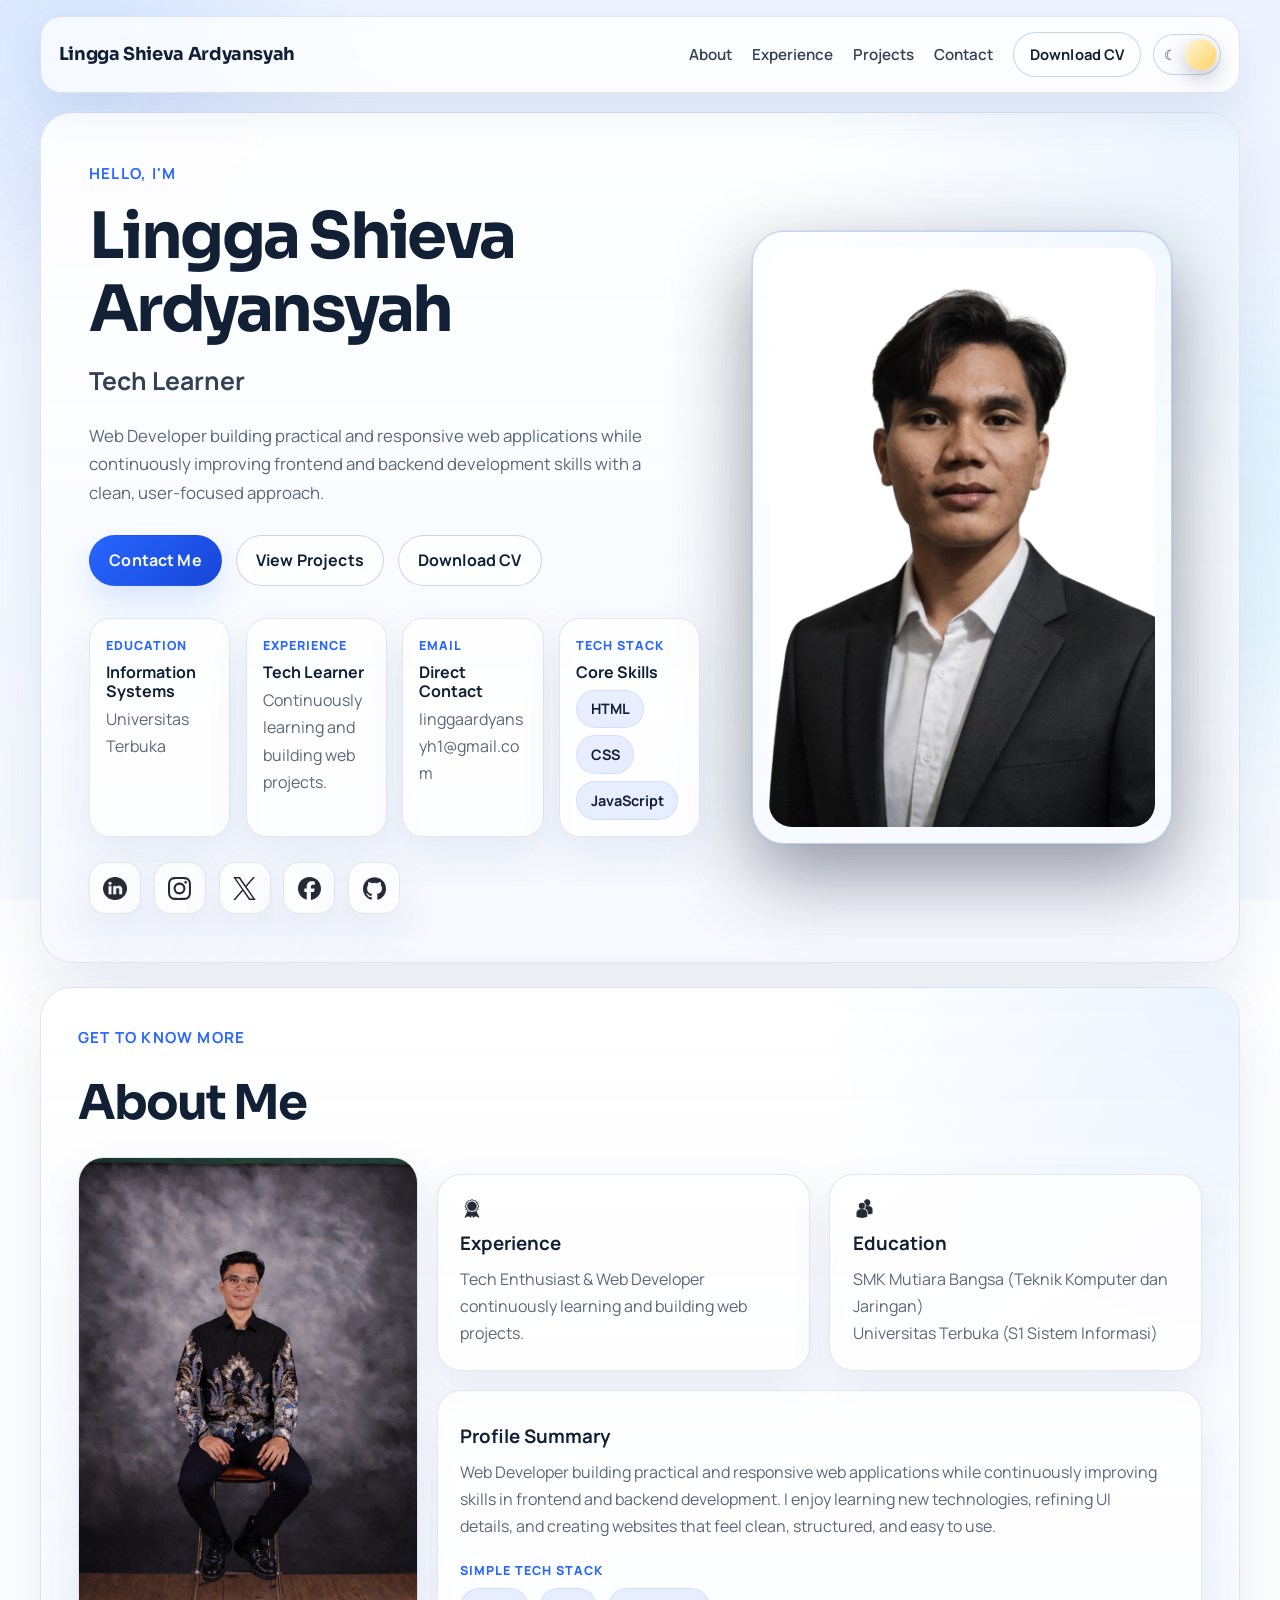
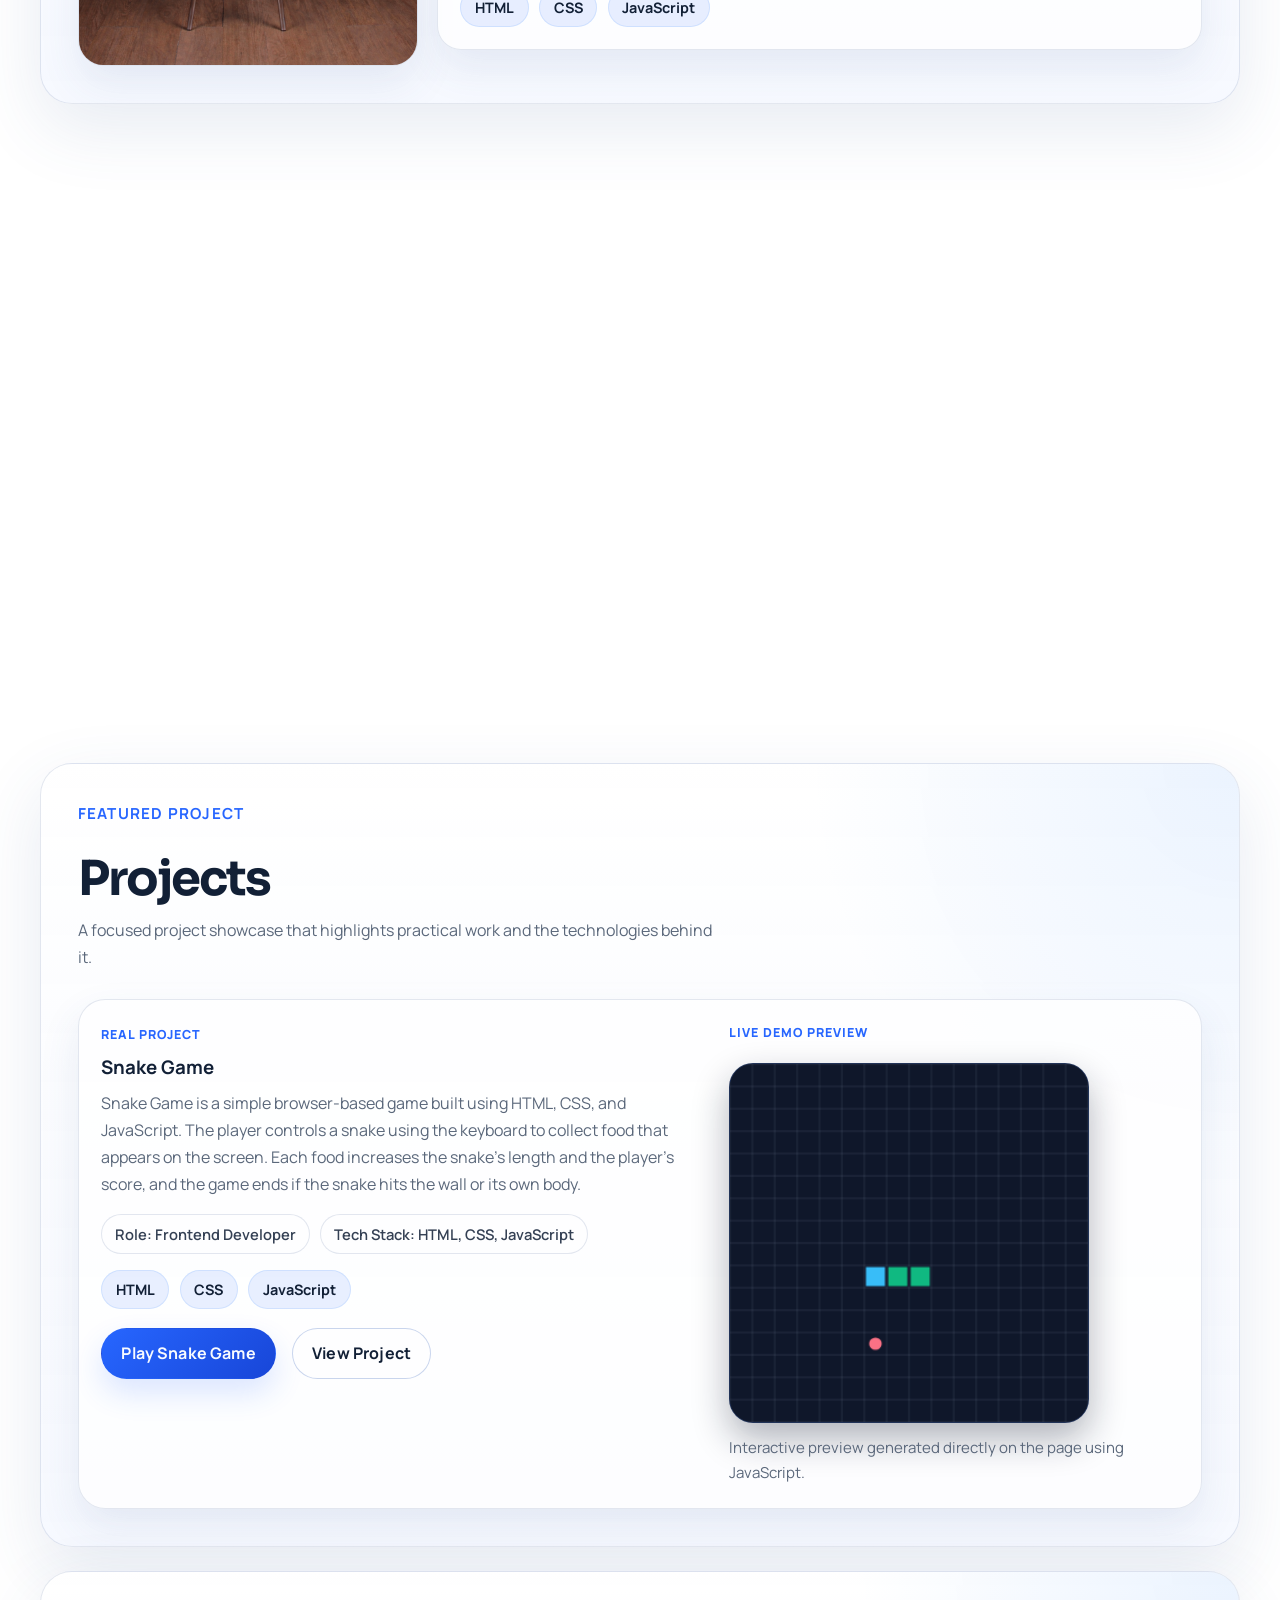
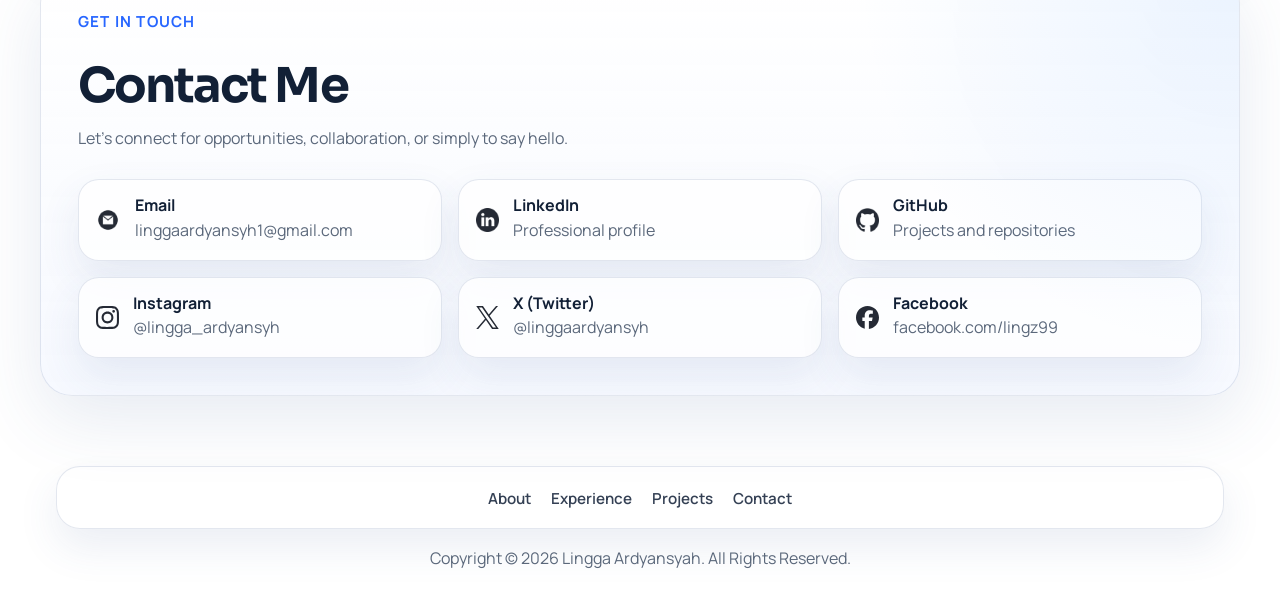
<file: index.html>
<!DOCTYPE html>
<html lang="en" data-theme="dark">
<head>
    <meta charset="UTF-8"/>
    <meta http-equiv="X-UA-Compatible" content="IE=edge"/>
    <meta name="viewport" content="width=device-width, initial-scale=1.0"/>
    <meta name="theme-color" content="#08111f"/>
    <title>Lingga Shieva Ardyansyah</title>
    <link rel="icon" type="image/png" href="./assets/favicon-16x16.png">
    <link rel="stylesheet" href="style.css?v=20260607"/>
    <link rel="stylesheet" href="mediaqueries.css?v=20260607"/>
</head>
<body>
<nav id="desktop-nav" class="site-nav">
    <a class="logo" href="#profile">Lingga Shieva Ardyansyah</a>
    <div class="nav-right">
        <ul class="nav-links">
            <li><a href="#about">About</a></li>
            <li><a href="#experience">Experience</a></li>
            <li><a href="#projects">Projects</a></li>
            <li><a href="#contact">Contact</a></li>
        </ul>
        <div class="nav-actions">
            <a class="btn btn-small btn-color-2" href="./assets/cv-ter-update.pdf" download>Download CV</a>
            <button class="theme-toggle" type="button" data-theme-toggle aria-label="Activate light mode" aria-pressed="false">
                <span class="theme-toggle__icon theme-toggle__icon--sun" aria-hidden="true">☀</span>
                <span class="theme-toggle__icon theme-toggle__icon--moon" aria-hidden="true">☾</span>
                <span class="theme-toggle__thumb" aria-hidden="true"></span>
                <span class="sr-only" data-theme-label>Activate light mode</span>
            </button>
        </div>
    </div>
</nav>
<nav id="hamburger-nav" class="site-nav">
    <div class="mobile-nav-top">
        <a class="logo" href="#profile">Lingga Shieva Ardyansyah</a>
        <div class="mobile-nav-actions">
            <button class="theme-toggle" type="button" data-theme-toggle aria-label="Activate light mode" aria-pressed="false">
                <span class="theme-toggle__icon theme-toggle__icon--sun" aria-hidden="true">☀</span>
                <span class="theme-toggle__icon theme-toggle__icon--moon" aria-hidden="true">☾</span>
                <span class="theme-toggle__thumb" aria-hidden="true"></span>
                <span class="sr-only" data-theme-label>Activate light mode</span>
            </button>
            <div class="hamburger-menu">
                <button class="hamburger-icon" type="button" aria-label="Toggle navigation" aria-expanded="false" onclick="toggleMenu()">
                    <span></span>
                    <span></span>
                    <span></span>
                </button>
            </div>
        </div>
    </div>
    <ul class="menu-links">
        <li><a href="#about" onclick="toggleMenu(true)">About</a></li>
        <li><a href="#experience" onclick="toggleMenu(true)">Experience</a></li>
        <li><a href="#projects" onclick="toggleMenu(true)">Projects</a></li>
        <li><a href="#contact" onclick="toggleMenu(true)">Contact</a></li>
        <li><a class="mobile-cv-link" href="./assets/cv-ter-update.pdf" download onclick="toggleMenu(true)">Download CV</a></li>
    </ul>
</nav>
<main>
    <section id="profile" class="hero-section" data-reveal>
        <div class="hero-copy">
            <p class="section__text__p1">Hello, I'm</p>
            <h1 class="title">Lingga Shieva Ardyansyah</h1>
            <p class="section__text__p2">Tech Learner</p>
            <p class="hero-description">
                Web Developer building practical and responsive web applications while continuously improving
                frontend and backend development skills with a clean, user-focused approach.
            </p>
            <div class="btn-container hero-actions">
                <a class="btn btn-color-1" href="#contact">Contact Me</a>
                <a class="btn btn-color-2" href="#projects">View Projects</a>
                <a class="btn btn-color-3" href="./assets/cv-ter-update.pdf" download>Download CV</a>
            </div>
            <div class="hero-info-grid">
                <article class="info-card">
                    <p class="info-card__label">Education</p>
                    <h2>Information Systems</h2>
                    <p>Universitas Terbuka</p>
                </article>
                <article class="info-card">
                    <p class="info-card__label">Experience</p>
                    <h2>Tech Learner</h2>
                    <p>Continuously learning and building web projects.</p>
                </article>
                <article class="info-card">
                    <p class="info-card__label">Email</p>
                    <h2>Direct Contact</h2>
                    <p><a href="mailto:linggaardyansyh1@gmail.com">linggaardyansyh1@gmail.com</a></p>
                </article>
                <article class="info-card">
                    <p class="info-card__label">Tech Stack</p>
                    <h2>Core Skills</h2>
                    <div class="stack-pills stack-pills--compact">
                        <span class="skill-pill">HTML</span>
                        <span class="skill-pill">CSS</span>
                        <span class="skill-pill">JavaScript</span>
                    </div>
                </article>
            </div>
            <div id="socials-container" aria-label="Social links">
                <a class="social-link" href="https://www.linkedin.com/in/lingga-shieva-ardyansyah-27b343217/" aria-label="LinkedIn profile">
                    <img src="./assets/linkedin.png" alt="LinkedIn icon" class="icon"/>
                </a>
                <a class="social-link" href="https://www.instagram.com/lingga_ardyansyh/" aria-label="Instagram profile">
                    <img src="./assets/instagram.svg" alt="Instagram icon" class="icon"/>
                </a>
                <a class="social-link" href="https://x.com/linggaardyansyh" aria-label="X profile">
                    <img src="./assets/x.svg" alt="X icon" class="icon"/>
                </a>
                <a class="social-link" href="https://www.facebook.com/lingz99" aria-label="Facebook profile">
                    <img src="./assets/facebook.svg" alt="Facebook icon" class="icon"/>
                </a>
                <a class="social-link" href="https://github.com/Aeriss99" aria-label="GitHub profile">
                    <img src="./assets/github.png" alt="GitHub icon" class="icon"/>
                </a>
            </div>
        </div>
        <div class="hero-visual" data-reveal data-reveal-delay="140">
            <div class="hero-image-shell">
                <img src="./assets/foto-jas.png" alt="Lingga Ardyansyah" class="hero-photo"/>
            </div>
        </div>
    </section>

    <section id="about" class="panel-section" data-reveal>
        <div class="section-heading">
            <p class="section__text__p1">Get To Know More</p>
            <h2 class="title section-title">About Me</h2>
        </div>
        <div class="section-container about-layout">
            <div class="section__pic-container section__pic-container--about" data-reveal data-reveal-delay="80">
                <img src="./assets/foto-batik.png" alt="Profile picture" class="about-pic"/>
            </div>
            <div class="about-details-container">
                <div class="about-containers">
                    <article class="details-container">
                        <img src="./assets/experience.png" alt="Experience icon" class="icon"/>
                        <h3>Experience</h3>
                        <p>Tech Enthusiast &amp; Web Developer continuously learning and building web projects.</p>
                    </article>
                    <article class="details-container">
                        <img src="./assets/education.png" alt="Education icon" class="icon"/>
                        <h3>Education</h3>
                        <p>SMK Mutiara Bangsa (Teknik Komputer dan Jaringan)<br/>Universitas Terbuka (S1 Sistem Informasi)</p>
                    </article>
                </div>
                <article class="details-container details-container--wide text-card">
                    <h3>Profile Summary</h3>
                    <p>
                        Web Developer building practical and responsive web applications while continuously improving
                        skills in frontend and backend development. I enjoy learning new technologies, refining UI
                        details, and creating websites that feel clean, structured, and easy to use.
                    </p>
                    <div class="stack-block">
                        <p class="stack-block__label">Simple Tech Stack</p>
                        <div class="stack-pills">
                            <span class="skill-pill">HTML</span>
                            <span class="skill-pill">CSS</span>
                            <span class="skill-pill">JavaScript</span>
                        </div>
                    </div>
                </article>
            </div>
        </div>
    </section>

    <section id="experience" class="panel-section" data-reveal>
        <div class="section-heading">
            <p class="section__text__p1">Explore My</p>
            <h2 class="title section-title">Experience</h2>
            <p class="section-description">Current tools and technologies I use while learning and building practical web projects.</p>
        </div>
        <div class="experience-details-container">
            <div class="about-containers skill-columns">
                <article class="details-container skill-card" data-reveal data-reveal-delay="60">
                    <h3 class="experience-sub-title">Front End</h3>
                    <div class="article-container">
                        <article>
                            <img src="./assets/checkmark.png" alt="Experience icon" class="icon"/>
                            <div>
                                <h4>HTML</h4>
                                <p>Experienced</p>
                            </div>
                        </article>
                        <article>
                            <img src="./assets/checkmark.png" alt="Experience icon" class="icon"/>
                            <div>
                                <h4>CSS</h4>
                                <p>Experienced</p>
                            </div>
                        </article>
                        <article>
                            <img src="./assets/checkmark.png" alt="Experience icon" class="icon"/>
                            <div>
                                <h4>Tailwind</h4>
                                <p>Intermediate</p>
                            </div>
                        </article>
                        <article>
                            <img src="./assets/checkmark.png" alt="Experience icon" class="icon"/>
                            <div>
                                <h4>JavaScript</h4>
                                <p>Basic</p>
                            </div>
                        </article>
                        <article>
                            <img src="./assets/checkmark.png" alt="Experience icon" class="icon"/>
                            <div>
                                <h4>PHP</h4>
                                <p>Basic</p>
                            </div>
                        </article>
                        <article>
                            <img src="./assets/checkmark.png" alt="Experience icon" class="icon"/>
                            <div>
                                <h4>Material UI</h4>
                                <p>Intermediate</p>
                            </div>
                        </article>
                    </div>
                </article>
                <article class="details-container skill-card" data-reveal data-reveal-delay="120">
                    <h3 class="experience-sub-title">Back End</h3>
                    <div class="article-container">
                        <article>
                            <img src="./assets/checkmark.png" alt="Experience icon" class="icon"/>
                            <div>
                                <h4>MySQL</h4>
                                <p>Basic</p>
                            </div>
                        </article>
                        <article>
                            <img src="./assets/checkmark.png" alt="Experience icon" class="icon"/>
                            <div>
                                <h4>Node JS</h4>
                                <p>Intermediate</p>
                            </div>
                        </article>
                        <article>
                            <img src="./assets/checkmark.png" alt="Experience icon" class="icon"/>
                            <div>
                                <h4>Java</h4>
                                <p>Basic</p>
                            </div>
                        </article>
                        <article>
                            <img src="./assets/checkmark.png" alt="Experience icon" class="icon"/>
                            <div>
                                <h4>Git</h4>
                                <p>Intermediate</p>
                            </div>
                        </article>
                        <article>
                            <img src="./assets/checkmark.png" alt="Experience icon" class="icon"/>
                            <div>
                                <h4>Express JS</h4>
                                <p>Basic</p>
                            </div>
                        </article>
                        <article>
                            <img src="./assets/checkmark.png" alt="Experience icon" class="icon"/>
                            <div>
                                <h4>REST API</h4>
                                <p>Basic</p>
                            </div>
                        </article>
                    </div>
                </article>
            </div>
        </div>
    </section>

    <section id="projects" class="panel-section" data-reveal>
        <div class="section-heading">
            <p class="section__text__p1">Featured Project</p>
            <h2 class="title section-title">Projects</h2>
            <p class="section-description">A focused project showcase that highlights practical work and the technologies behind it.</p>
        </div>
        <article class="project-card" data-reveal data-reveal-delay="90">
            <div class="project-copy">
                <span class="eyebrow">Real Project</span>
                <h3 class="project-title">Snake Game</h3>
                <p class="project-summary">
                    Snake Game is a simple browser-based game built using HTML, CSS, and JavaScript. The player controls
                    a snake using the keyboard to collect food that appears on the screen. Each food increases the snake's
                    length and the player's score, and the game ends if the snake hits the wall or its own body.
                </p>
                <div class="project-meta">
                    <span>Role: Frontend Developer</span>
                    <span>Tech Stack: HTML, CSS, JavaScript</span>
                </div>
                <div class="stack-pills">
                    <span class="skill-pill">HTML</span>
                    <span class="skill-pill">CSS</span>
                    <span class="skill-pill">JavaScript</span>
                </div>
                <div class="btn-container project-actions">
                    <a class="btn btn-color-1" href="./snakes-games/snakes.html">Play Snake Game</a>
                    <a class="btn btn-color-2" href="https://github.com/Aeriss99/SNAKES-GAMES">View Project</a>
                </div>
            </div>
            <div class="project-preview">
                <p class="project-demo-label">Live Demo Preview</p>
                <canvas
                    id="snake-demo-canvas"
                    class="project-demo-canvas"
                    width="320"
                    height="320"
                    aria-label="Snake game animated preview"
                ></canvas>
                <p class="project-note">Interactive preview generated directly on the page using JavaScript.</p>
            </div>
        </article>
    </section>

    <section id="contact" class="panel-section" data-reveal>
        <div class="section-heading">
            <p class="section__text__p1">Get in Touch</p>
            <h2 class="title section-title">Contact Me</h2>
            <p class="section-description">Let's connect for opportunities, collaboration, or simply to say hello.</p>
        </div>
        <div class="contact-info-upper-container">
            <a class="contact-info-container" href="mailto:linggaardyansyh1@gmail.com">
                <img src="./assets/email.png" alt="Email icon" class="icon contact-icon email-icon"/>
                <div>
                    <h3>Email</h3>
                    <p>linggaardyansyh1@gmail.com</p>
                </div>
            </a>
            <a class="contact-info-container" href="https://www.linkedin.com/in/lingga-shieva-ardyansyah-27b343217/">
                <img src="./assets/linkedin.png" alt="LinkedIn icon" class="icon contact-icon"/>
                <div>
                    <h3>LinkedIn</h3>
                    <p>Professional profile</p>
                </div>
            </a>
            <a class="contact-info-container" href="https://github.com/Aeriss99">
                <img src="./assets/github.png" alt="GitHub icon" class="icon contact-icon"/>
                <div>
                    <h3>GitHub</h3>
                    <p>Projects and repositories</p>
                </div>
            </a>
            <a class="contact-info-container" href="https://www.instagram.com/lingga_ardyansyh/">
                <img src="./assets/instagram.svg" alt="Instagram icon" class="icon contact-icon"/>
                <div>
                    <h3>Instagram</h3>
                    <p>@lingga_ardyansyh</p>
                </div>
            </a>
            <a class="contact-info-container" href="https://x.com/linggaardyansyh">
                <img src="./assets/x.svg" alt="X (Twitter) icon" class="icon contact-icon"/>
                <div>
                    <h3>X (Twitter)</h3>
                    <p>@linggaardyansyh</p>
                </div>
            </a>
            <a class="contact-info-container" href="https://www.facebook.com/lingz99">
                <img src="./assets/facebook.svg" alt="Facebook icon" class="icon contact-icon"/>
                <div>
                    <h3>Facebook</h3>
                    <p>facebook.com/lingz99</p>
                </div>
            </a>
        </div>
    </section>
</main>
<footer>
    <nav>
        <div class="nav-links-container">
            <ul class="nav-links footer-links">
                <li><a href="#about">About</a></li>
                <li><a href="#experience">Experience</a></li>
                <li><a href="#projects">Projects</a></li>
                <li><a href="#contact">Contact</a></li>
            </ul>
        </div>
    </nav>
    <p>Copyright &#169; 2026 Lingga Ardyansyah. All Rights Reserved.</p>
</footer>
<script src="script.js?v=20260607"></script>
</body>
</html>
</file>
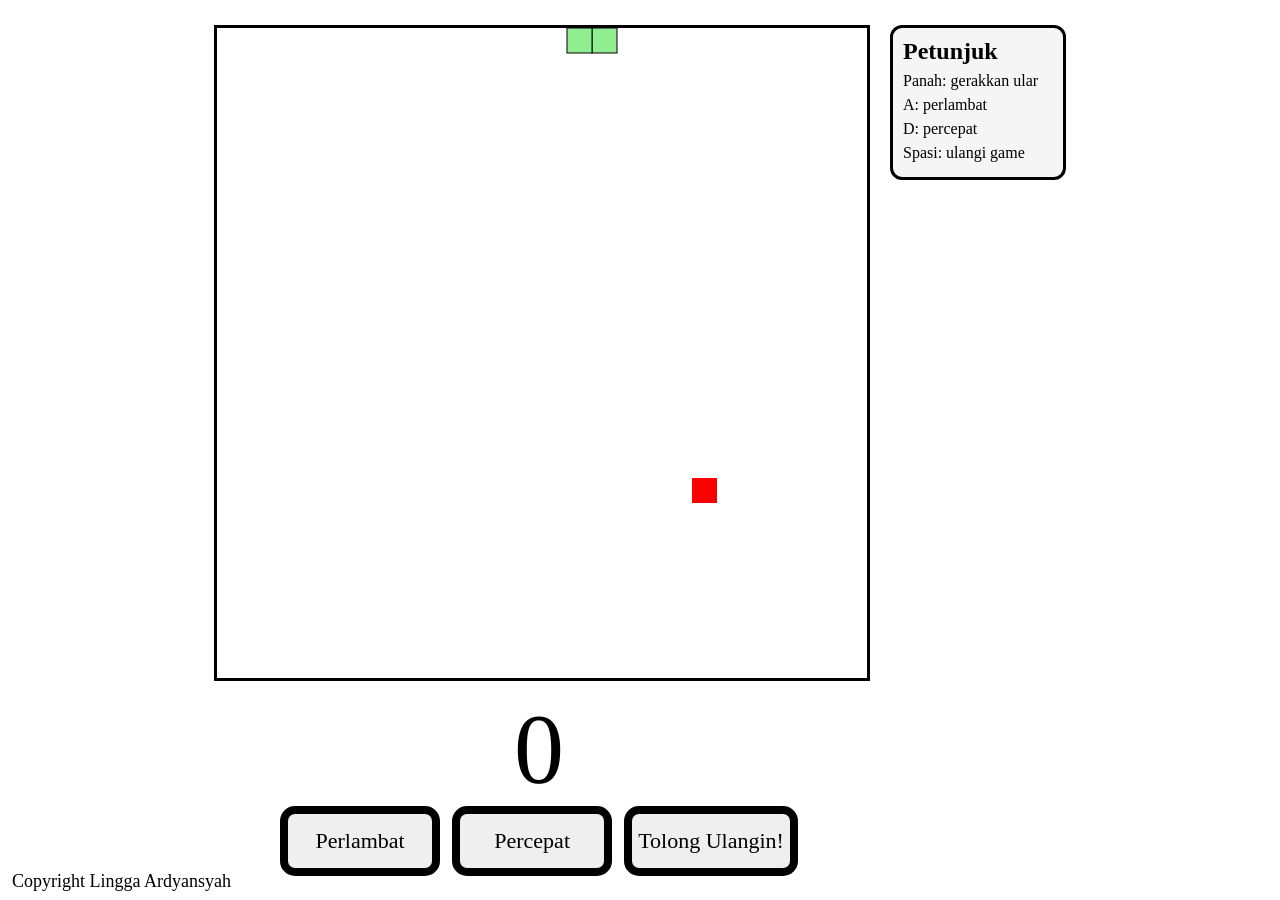
<file: snakes-games/snakes.html>
<!DOCTYPE html>
<html lang="en">
<head>
    <meta charset="UTF-8">
    <meta http-equiv="X-UA-Compatible" content="IE=edge">
    <meta name="viewport" content="width=device-width, initial-scale=1.0">
    <title>Snakes Games</title>
    <link rel="stylesheet" href="snakes.css">
</head>
<body>
    <div id="gameContainer">
        <div id="playArea">
            <canvas id="gameBoard" width="650" height="650"></canvas>
            <aside id="helpPanel">
                <h2>Petunjuk</h2>
                <p>Panah: gerakkan ular</p>
                <p>A: perlambat </p>
                <p>D: percepat </p>
                <p>Spasi: ulangi game</p>
            </aside>
        </div>
        <div id="scoreText">0</div>
        <div id="controls">
            <button id="slowBtn">Perlambat</button>
            <button id="speedBtn">Percepat</button>
            <button id="resetBtn">Tolong Ulangin!</button>
        </div>
    </div>
    <div id="copyrightText">Copyright Lingga Ardyansyah</div>
    <script src="snakes.js"></script>
</body>
</html>
</file>
<file: style.css>
@import url("https://fonts.googleapis.com/css2?family=Sora:wght@400;500;600;700;800&family=Manrope:wght@400;500;600;700;800&display=swap");

:root {
    color-scheme: dark;
    --bg: #08111f;
    --bg-secondary: #0d1728;
    --surface: rgba(11, 20, 36, 0.82);
    --surface-strong: #111c31;
    --surface-soft: rgba(16, 27, 47, 0.9);
    --surface-elevated: rgba(17, 28, 49, 0.95);
    --text-main: #e7eefb;
    --text-muted: #97a9c7;
    --text-soft: #c4d1ea;
    --border: rgba(120, 148, 194, 0.2);
    --border-strong: rgba(92, 125, 188, 0.4);
    --accent: #5ea3ff;
    --accent-strong: #2f6bff;
    --accent-soft: rgba(78, 161, 255, 0.12);
    --accent-glow: rgba(59, 130, 246, 0.28);
    --shadow: 0 24px 70px rgba(2, 6, 23, 0.5);
    --shadow-soft: 0 18px 40px rgba(2, 6, 23, 0.32);
    --nav-bg: rgba(8, 17, 31, 0.72);
    --section-overlay: linear-gradient(180deg, rgba(12, 19, 35, 0.92), rgba(11, 19, 34, 0.78));
    --icon-filter: brightness(0) saturate(100%) invert(92%) sepia(8%) saturate(850%) hue-rotate(184deg) brightness(102%) contrast(97%);
    --canvas-bg: #081120;
    --grid-line: rgba(148, 163, 184, 0.12);
    --snake-head: #60a5fa;
    --snake-body: #22d3ee;
    --snake-food: #fb7185;
}

html[data-theme="light"] {
    color-scheme: light;
    --bg: #eef4ff;
    --bg-secondary: #f8fbff;
    --surface: rgba(255, 255, 255, 0.78);
    --surface-strong: #ffffff;
    --surface-soft: rgba(244, 248, 255, 0.96);
    --surface-elevated: #ffffff;
    --text-main: #122036;
    --text-muted: #5b687b;
    --text-soft: #344054;
    --border: rgba(139, 156, 186, 0.24);
    --border-strong: rgba(78, 116, 194, 0.3);
    --accent: #2766ff;
    --accent-strong: #1846d8;
    --accent-soft: rgba(39, 102, 255, 0.1);
    --accent-glow: rgba(39, 102, 255, 0.16);
    --shadow: 0 24px 70px rgba(59, 89, 152, 0.12);
    --shadow-soft: 0 18px 40px rgba(59, 89, 152, 0.1);
    --nav-bg: rgba(255, 255, 255, 0.76);
    --section-overlay: linear-gradient(180deg, rgba(255, 255, 255, 0.94), rgba(245, 248, 255, 0.88));
    --icon-filter: brightness(0) saturate(100%) invert(13%) sepia(16%) saturate(839%) hue-rotate(181deg) brightness(95%) contrast(90%);
    --canvas-bg: #0f172a;
    --grid-line: rgba(148, 163, 184, 0.16);
    --snake-head: #38bdf8;
    --snake-body: #10b981;
    --snake-food: #fb7185;
}

* {
    margin: 0;
    padding: 0;
    box-sizing: border-box;
}

html {
    scroll-behavior: smooth;
    scroll-padding-top: 6rem;
}

body {
    min-height: 100vh;
    font-family: "Manrope", sans-serif;
    color: var(--text-main);
    background:
        radial-gradient(circle at 12% 18%, rgba(56, 189, 248, 0.16), transparent 0 26%),
        radial-gradient(circle at 88% 12%, rgba(59, 130, 246, 0.18), transparent 0 24%),
        linear-gradient(180deg, var(--bg) 0%, var(--bg-secondary) 100%);
    background-attachment: fixed;
    transition: background 320ms ease, color 320ms ease;
    overflow-x: hidden;
}

body::before,
body::after {
    content: "";
    position: fixed;
    inset: auto;
    pointer-events: none;
    z-index: -1;
    border-radius: 999px;
    filter: blur(80px);
    opacity: 0.65;
}

body::before {
    top: -8rem;
    left: -6rem;
    width: 22rem;
    height: 22rem;
    background: rgba(59, 130, 246, 0.18);
}

body::after {
    right: -10rem;
    bottom: 12rem;
    width: 24rem;
    height: 24rem;
    background: rgba(34, 211, 238, 0.12);
}

main {
    width: min(1200px, calc(100% - 2rem));
    margin: 0 auto;
    padding: 7rem 0 3rem;
}

img {
    display: block;
    max-width: 100%;
}

p {
    color: var(--text-muted);
    line-height: 1.7;
}

h1,
h2,
h3,
h4 {
    color: var(--text-main);
    line-height: 1.15;
}

h1,
.title,
.logo {
    font-family: "Sora", sans-serif;
}

a {
    color: inherit;
    text-decoration: none;
    transition: color 220ms ease;
}

a:hover {
    color: var(--accent);
}

button,
a,
section,
article,
nav,
canvas,
img,
span,
div {
    transition:
        background-color 320ms ease,
        border-color 320ms ease,
        color 320ms ease,
        box-shadow 320ms ease,
        opacity 220ms ease,
        transform 220ms ease;
}

button {
    font: inherit;
    border: none;
    background: none;
}

button:hover {
    cursor: pointer;
}

:focus-visible {
    outline: 2px solid var(--accent);
    outline-offset: 3px;
}

.js-ready [data-reveal] {
    opacity: 0;
    transform: translateY(24px);
}

.js-ready [data-reveal].is-visible {
    opacity: 1;
    transform: translateY(0);
}

.site-nav {
    position: fixed;
    top: 1rem;
    left: 50%;
    transform: translateX(-50%);
    z-index: 20;
    width: min(1200px, calc(100% - 2rem));
    display: flex;
    align-items: center;
    justify-content: space-between;
    padding: 0.95rem 1.1rem;
    border: 1px solid var(--border);
    border-radius: 1.35rem;
    background: var(--nav-bg);
    backdrop-filter: blur(18px);
    -webkit-backdrop-filter: blur(18px);
    box-shadow: var(--shadow-soft);
}

.logo {
    font-size: clamp(1.05rem, 1.4vw, 1.35rem);
    font-weight: 700;
    letter-spacing: -0.02em;
}

.nav-right,
.nav-links,
.nav-actions,
.mobile-nav-top,
.mobile-nav-actions {
    display: flex;
    align-items: center;
}

.nav-right {
    gap: 1.25rem;
}

.nav-links {
    gap: 1.25rem;
    list-style: none;
}

.nav-links a {
    color: var(--text-soft);
    font-size: 0.95rem;
    font-weight: 600;
}

.nav-links a:hover {
    color: var(--text-main);
}

.nav-actions,
.mobile-nav-actions {
    gap: 0.75rem;
}

.btn {
    display: inline-flex;
    align-items: center;
    justify-content: center;
    min-height: 3rem;
    padding: 0.85rem 1.2rem;
    border-radius: 999px;
    border: 1px solid transparent;
    font-weight: 700;
    letter-spacing: 0.01em;
    white-space: nowrap;
}

.btn-small {
    min-height: 2.6rem;
    padding: 0.7rem 1rem;
    font-size: 0.92rem;
}

.btn-container {
    display: flex;
    gap: 1rem;
    flex-wrap: wrap;
}

.btn-color-1 {
    color: #f8fbff;
    background: linear-gradient(135deg, var(--accent) 0%, var(--accent-strong) 100%);
    box-shadow: 0 14px 30px var(--accent-glow);
}

.btn-color-1:hover {
    transform: translateY(-2px);
    box-shadow: 0 18px 34px var(--accent-glow);
}

.btn-color-2,
.btn-color-3 {
    color: var(--text-main);
    border-color: var(--border-strong);
    background: rgba(255, 255, 255, 0.02);
}

html[data-theme="light"] .btn-color-2,
html[data-theme="light"] .btn-color-3 {
    background: rgba(255, 255, 255, 0.72);
}

.btn-color-2:hover,
.btn-color-3:hover {
    transform: translateY(-2px);
    border-color: var(--accent);
    box-shadow: 0 12px 24px var(--accent-glow);
}

.theme-toggle {
    position: relative;
    width: 4.25rem;
    height: 2.6rem;
    border-radius: 999px;
    border: 1px solid var(--border-strong);
    background: rgba(255, 255, 255, 0.04);
    box-shadow: inset 0 1px 0 rgba(255, 255, 255, 0.08);
}

.theme-toggle__thumb {
    position: absolute;
    top: 0.28rem;
    left: 0.3rem;
    width: 1.95rem;
    height: 1.95rem;
    border-radius: 50%;
    background: linear-gradient(135deg, #ffffff 0%, #dbeafe 100%);
    box-shadow: 0 8px 20px rgba(15, 23, 42, 0.25);
}

html[data-theme="light"] .theme-toggle__thumb {
    transform: translateX(1.65rem);
    background: linear-gradient(135deg, #fff7d6 0%, #ffd166 100%);
}

.theme-toggle__icon {
    position: absolute;
    top: 50%;
    transform: translateY(-50%);
    font-size: 0.88rem;
    color: var(--text-soft);
}

.theme-toggle__icon--sun {
    right: 0.62rem;
}

.theme-toggle__icon--moon {
    left: 0.62rem;
}

#hamburger-nav {
    display: none;
    flex-direction: column;
    align-items: stretch;
    gap: 0.85rem;
}

.mobile-nav-top {
    justify-content: space-between;
}

.hamburger-menu {
    position: relative;
}

.hamburger-icon {
    display: flex;
    flex-direction: column;
    justify-content: center;
    gap: 0.32rem;
    width: 2.7rem;
    height: 2.7rem;
    padding: 0.6rem;
    border-radius: 0.85rem;
    border: 1px solid var(--border-strong);
    background: rgba(255, 255, 255, 0.04);
}

.hamburger-icon span {
    width: 100%;
    height: 2px;
    border-radius: 999px;
    background: var(--text-main);
}

.hamburger-icon.open span:first-child {
    transform: translateY(6px) rotate(45deg);
}

.hamburger-icon.open span:nth-child(2) {
    opacity: 0;
}

.hamburger-icon.open span:last-child {
    transform: translateY(-6px) rotate(-45deg);
}

.menu-links {
    display: grid;
    gap: 0.55rem;
    list-style: none;
    max-height: 0;
    overflow: hidden;
    padding: 0 0.1rem;
}

.menu-links.open {
    max-height: 24rem;
    padding-bottom: 0.25rem;
}

.menu-links a {
    display: block;
    padding: 0.95rem 1rem;
    border-radius: 1rem;
    border: 1px solid var(--border);
    color: var(--text-main);
    background: var(--surface-soft);
    font-weight: 600;
}

.mobile-cv-link {
    color: #f8fbff;
    background: linear-gradient(135deg, var(--accent) 0%, var(--accent-strong) 100%) !important;
    border-color: transparent !important;
}

section {
    scroll-margin-top: 7rem;
}

.hero-section,
.panel-section {
    position: relative;
    overflow: hidden;
    border: 1px solid var(--border);
    border-radius: 2rem;
    background: var(--section-overlay);
    box-shadow: var(--shadow);
}

.hero-section::before,
.panel-section::before {
    content: "";
    position: absolute;
    inset: 0;
    background: radial-gradient(circle at top right, rgba(94, 163, 255, 0.12), transparent 30%);
    pointer-events: none;
}

.hero-section {
    display: grid;
    grid-template-columns: minmax(0, 1.2fr) minmax(320px, 0.9fr);
    align-items: center;
    gap: 2rem;
    padding: clamp(1.6rem, 4vw, 3rem);
    min-height: calc(100vh - 10rem);
}

.hero-copy,
.about-details-container,
.project-copy,
.project-preview {
    position: relative;
    z-index: 1;
}

.section__text__p1 {
    margin-bottom: 0.8rem;
    color: var(--accent);
    font-size: 0.95rem;
    font-weight: 700;
    letter-spacing: 0.08em;
    text-transform: uppercase;
}

.title {
    font-size: clamp(2.5rem, 5vw, 4.4rem);
    letter-spacing: -0.04em;
}

.section__text__p2 {
    margin-top: 0.8rem;
    font-size: clamp(1.2rem, 2vw, 1.55rem);
    font-weight: 700;
    color: var(--text-soft);
}

.hero-description {
    max-width: 60ch;
    margin-top: 1.25rem;
    font-size: 1.05rem;
}

.hero-actions {
    justify-content: flex-start;
    gap: 0.85rem;
    flex-wrap: wrap;
    margin-top: 1.7rem;
}

.hero-info-grid {
    display: grid;
    grid-template-columns: repeat(4, minmax(0, 1fr));
    gap: 0.95rem;
    margin-top: 2rem;
}

.info-card,
.details-container,
.project-card,
.contact-info-container,
.social-link {
    border: 1px solid var(--border);
    background: var(--surface);
    box-shadow: var(--shadow-soft);
}

.info-card {
    padding: 1rem;
    border-radius: 1.3rem;
}

.info-card__label,
.stack-block__label,
.eyebrow,
.project-demo-label {
    margin-bottom: 0.45rem;
    font-size: 0.78rem;
    font-weight: 800;
    letter-spacing: 0.08em;
    text-transform: uppercase;
    color: var(--accent);
}

.info-card h2 {
    font-size: 1rem;
    margin-bottom: 0.35rem;
}

.info-card a {
    overflow-wrap: anywhere;
}

#socials-container {
    display: flex;
    flex-wrap: wrap;
    gap: 0.8rem;
    margin-top: 1.6rem;
}

.social-link {
    display: inline-flex;
    align-items: center;
    justify-content: center;
    width: 3.25rem;
    height: 3.25rem;
    border-radius: 1rem;
}

.social-link:hover {
    transform: translateY(-3px);
    box-shadow: 0 18px 30px var(--accent-glow);
}

.icon {
    width: 1.45rem;
    height: 1.45rem;
    object-fit: contain;
    filter: var(--icon-filter);
}

.hero-visual {
    position: relative;
    min-height: 100%;
    display: flex;
    align-items: center;
    justify-content: center;
}

.hero-image-shell {
    position: relative;
    width: min(100%, 420px);
    padding: 1rem;
    border-radius: 2rem;
    border: 1px solid var(--border-strong);
    background: linear-gradient(180deg, rgba(255, 255, 255, 0.06), rgba(255, 255, 255, 0.01));
    box-shadow: 0 0 0 1px rgba(94, 163, 255, 0.15), 0 30px 80px rgba(15, 23, 42, 0.45);
}

.hero-image-shell::before {
    content: "";
    position: absolute;
    inset: 1rem;
    border-radius: 1.4rem;
    background: radial-gradient(circle at top, rgba(255, 255, 255, 0.16), transparent 58%);
    pointer-events: none;
}

.hero-photo {
    position: relative;
    z-index: 1;
    width: 100%;
    border-radius: 1.45rem;
}

.hero-visual__badge {
    position: absolute;
    z-index: 1;
    padding: 0.8rem 1rem;
    border-radius: 999px;
    border: 1px solid var(--border-strong);
    background: rgba(9, 17, 31, 0.78);
    color: #eff6ff;
    box-shadow: var(--shadow-soft);
    font-weight: 700;
    backdrop-filter: blur(12px);
    -webkit-backdrop-filter: blur(12px);
}

html[data-theme="light"] .hero-visual__badge {
    background: rgba(255, 255, 255, 0.82);
    color: var(--text-main);
}

.hero-visual__badge--top {
    top: 0.7rem;
    left: -0.8rem;
}

.hero-visual__badge--bottom {
    right: -0.8rem;
    bottom: 1.1rem;
}

.panel-section {
    margin-top: 1.5rem;
    padding: clamp(1.5rem, 3vw, 2.3rem);
}

.section-heading {
    display: grid;
    gap: 0.7rem;
    margin-bottom: 1.7rem;
}

.section-title {
    font-size: clamp(2rem, 4vw, 3rem);
}

.section-description {
    max-width: 65ch;
}

.section-container,
.about-containers,
.skill-columns {
    display: grid;
    gap: 1.2rem;
}

.about-layout {
    grid-template-columns: minmax(260px, 340px) minmax(0, 1fr);
    align-items: center;
}

.section__pic-container {
    width: 100%;
}

.about-pic {
    width: 100%;
    border-radius: 1.6rem;
    border: 1px solid var(--border);
    box-shadow: var(--shadow-soft);
}

.about-details-container {
    display: grid;
    gap: 1.2rem;
}

.about-containers {
    grid-template-columns: repeat(2, minmax(0, 1fr));
}

.details-container {
    padding: 1.4rem;
    border-radius: 1.5rem;
}

.details-container--wide {
    width: 100%;
}

.details-container h3,
.project-title,
.experience-sub-title {
    margin-top: 0.8rem;
    margin-bottom: 0.7rem;
}

.text-card p {
    max-width: 70ch;
}

.stack-block {
    margin-top: 1.2rem;
}

.stack-pills {
    display: flex;
    flex-wrap: wrap;
    gap: 0.65rem;
}

.stack-pills--compact {
    gap: 0.45rem;
    margin-top: 0.5rem;
}

.skill-pill {
    display: inline-flex;
    align-items: center;
    justify-content: center;
    padding: 0.55rem 0.85rem;
    border-radius: 999px;
    background: var(--accent-soft);
    border: 1px solid rgba(94, 163, 255, 0.18);
    color: var(--text-main);
    font-size: 0.9rem;
    font-weight: 700;
}

.skill-card {
    height: 100%;
}

.experience-sub-title {
    font-size: 1.45rem;
}

.article-container {
    display: grid;
    grid-template-columns: repeat(2, minmax(0, 1fr));
    gap: 0.9rem;
}

.article-container article {
    display: flex;
    align-items: flex-start;
    gap: 0.8rem;
    padding: 0.95rem 1rem;
    border-radius: 1.15rem;
    background: var(--surface-soft);
    border: 1px solid var(--border);
}

.article-container article .icon {
    width: 1.2rem;
    height: 1.2rem;
    margin-top: 0.2rem;
}

.article-container h4 {
    font-size: 1rem;
    margin-bottom: 0.1rem;
}

.project-card {
    display: grid;
    grid-template-columns: minmax(0, 1.15fr) minmax(280px, 0.85fr);
    gap: 1.2rem;
    padding: 1.4rem;
    border-radius: 1.7rem;
}

.project-meta {
    display: flex;
    flex-wrap: wrap;
    gap: 0.65rem;
    margin: 1rem 0 1rem;
}

.project-meta span {
    padding: 0.55rem 0.8rem;
    border-radius: 999px;
    background: rgba(255, 255, 255, 0.03);
    border: 1px solid var(--border);
    color: var(--text-soft);
    font-size: 0.92rem;
    font-weight: 600;
}

.project-actions {
    justify-content: flex-start;
    flex-wrap: wrap;
    margin-top: 1.2rem;
}

.project-preview {
    display: grid;
    align-content: start;
    gap: 0.75rem;
}

.project-demo-canvas {
    width: min(100%, 360px);
    border-radius: 1.5rem;
    border: 1px solid var(--border-strong);
    background: var(--canvas-bg);
    box-shadow: inset 0 1px 0 rgba(255, 255, 255, 0.04), 0 16px 36px rgba(15, 23, 42, 0.32);
}

.project-note {
    font-size: 0.94rem;
}

.contact-info-upper-container {
    display: grid;
    grid-template-columns: repeat(3, minmax(0, 1fr));
    gap: 1rem;
}

.contact-info-container {
    display: flex;
    align-items: center;
    gap: 0.9rem;
    padding: 1rem 1.05rem;
    border-radius: 1.3rem;
}

.contact-info-container:hover {
    transform: translateY(-3px);
    box-shadow: 0 18px 30px var(--accent-glow);
}

.contact-info-container h3 {
    margin-bottom: 0.12rem;
    font-size: 1rem;
}

.contact-icon {
    flex-shrink: 0;
}

.email-icon {
    width: 1.55rem;
    height: 1.55rem;
}

footer {
    width: min(1200px, calc(100% - 2rem));
    margin: 0 auto 2rem;
    padding: 1.4rem 1rem 0;
}

footer nav {
    padding: 1.2rem 1rem;
    border: 1px solid var(--border);
    border-radius: 1.5rem;
    background: var(--surface);
    box-shadow: var(--shadow-soft);
}

.footer-links {
    justify-content: center;
    flex-wrap: wrap;
}

footer p {
    margin-top: 1rem;
    text-align: center;
    color: var(--text-muted);
}

.sr-only {
    position: absolute;
    width: 1px;
    height: 1px;
    padding: 0;
    margin: -1px;
    overflow: hidden;
    clip: rect(0, 0, 0, 0);
    white-space: nowrap;
    border: 0;
}
</file>
<file: mediaqueries.css>
@media screen and (max-width: 1200px) {
    #desktop-nav {
        display: none;
    }

    #hamburger-nav {
        display: flex;
    }

    main {
        width: min(100%, calc(100% - 1.5rem));
        padding-top: 6.6rem;
    }

    .hero-section {
        grid-template-columns: 1fr;
        min-height: 0;
    }

    .hero-copy,
    .project-copy,
    .project-preview {
        width: 100%;
    }

    .hero-visual {
        order: -1;
        min-height: 0;
    }

    .hero-image-shell {
        width: min(100%, 380px);
    }

    .hero-info-grid,
    .contact-info-upper-container {
        grid-template-columns: repeat(2, minmax(0, 1fr));
    }

    .about-layout,
    .project-card {
        grid-template-columns: 1fr;
    }
}

@media screen and (max-width: 900px) {
    .site-nav {
        width: calc(100% - 1rem);
        top: 0.5rem;
        padding: 0.85rem 0.9rem;
    }

    main,
    footer {
        width: calc(100% - 1rem);
    }

    .hero-section,
    .panel-section {
        border-radius: 1.5rem;
    }

    .hero-section {
        padding: 1.35rem;
        gap: 1.4rem;
    }

    .panel-section {
        padding: 1.3rem;
    }

    .title {
        font-size: clamp(2.05rem, 8vw, 3rem);
    }

    .section-title {
        font-size: clamp(1.75rem, 7vw, 2.35rem);
    }

    .hero-actions,
    .project-actions,
    .btn-container {
        justify-content: flex-start;
    }

    .btn {
        width: 100%;
    }

    .about-containers,
    .article-container,
    .hero-info-grid,
    .contact-info-upper-container {
        grid-template-columns: 1fr;
    }

    .hero-visual__badge--top,
    .hero-visual__badge--bottom {
        position: static;
        margin-top: 0.75rem;
    }

    .hero-visual {
        display: grid;
        justify-items: center;
    }
}

@media screen and (max-width: 640px) {
    html {
        scroll-padding-top: 5.5rem;
    }

    main {
        padding-top: 6rem;
        padding-bottom: 2rem;
    }

    .logo {
        max-width: 14rem;
        font-size: 1rem;
    }

    .mobile-nav-actions {
        gap: 0.55rem;
    }

    .theme-toggle {
        width: 4rem;
    }

    .hero-description,
    .section-description,
    .text-card p {
        font-size: 0.98rem;
    }

    .section__text__p1 {
        font-size: 0.82rem;
    }

    .section__text__p2 {
        font-size: 1.05rem;
    }

    .project-meta {
        flex-direction: column;
        align-items: flex-start;
    }

    .project-demo-canvas {
        width: 100%;
    }

    footer nav {
        padding: 1rem 0.85rem;
    }
}

@media screen and (max-width: 420px) {
    .site-nav {
        border-radius: 1.1rem;
    }

    .hero-section,
    .panel-section,
    footer nav {
        border-radius: 1.25rem;
    }

    .hero-section,
    .panel-section,
    .project-card,
    .details-container,
    .contact-info-container,
    .info-card {
        padding-left: 1rem;
        padding-right: 1rem;
    }

    .social-link {
        width: 3rem;
        height: 3rem;
    }

    .contact-info-container {
        align-items: flex-start;
    }
}
</file>
<file: snakes-games/snakes.css>
body { /* Atur gaya dasar halaman. */
    margin: 0; /* Hilangkan margin default browser. */
    min-height: 100vh; /* Pastikan tinggi minimal setinggi viewport. */
    display: flex; /* Gunakan flex agar konten mudah dipusatkan. */
    justify-content: center; /* Posisikan konten di tengah horizontal. */
    align-items: center; /* Posisikan konten di tengah vertikal. */
} /* Akhir blok body. */

#gameContainer { /* Container utama game. */
    width: fit-content; /* Lebar mengikuti isi. */
    display: flex; /* Gunakan flex untuk susunan elemen internal. */
    flex-direction: column; /* Susun elemen dari atas ke bawah. */
    align-items: center; /* Center-kan item di sumbu silang. */
    text-align: center; /* Teks default rata tengah. */
} /* Akhir blok gameContainer. */

#playArea { /* Area yang berisi board dan petunjuk. */
    display: flex; /* Susun board dan panel dalam satu baris. */
    justify-content: center; /* Pusatkan area play secara horizontal. */
    align-items: flex-start; /* Selaraskan dari bagian atas agar panel tidak memanjang. */
    gap: 20px; /* Jarak antar board dan panel petunjuk. */
    margin-bottom: 10px; /* Beri jarak ke elemen bawahnya. */
} /* Akhir blok playArea. */

#gameBoard { /* Canvas papan permainan. */
    border: 3px solid; /* Garis tepi board. */
} /* Akhir blok gameBoard. */

#helpPanel { /* Panel petunjuk kontrol game. */
    width: 150px; /* Lebar panel petunjuk. */
    height: fit-content; /* Tinggi panel mengikuti isi konten. */
    border: 3px solid; /* Garis tepi panel. */
    border-radius: 12px; /* Buat sudut panel lebih halus. */
    padding: 10px; /* Jarak isi panel dari tepi. */
    text-align: left; /* Teks di panel rata kiri. */
    font-family: "Permanent Marker", cursive; /* Font utama panel. */
    background-color: #f5f5f5; /* Warna latar panel petunjuk. */
} /* Akhir blok helpPanel. */

#helpPanel h2 { /* Judul panel petunjuk. */
    margin-top: 0; /* Hilangkan jarak atas default judul. */
    margin-bottom: 6px; /* Jarak bawah judul agar rapat. */
    font-size: 24px; /* Ukuran font judul panel. */
} /* Akhir blok helpPanel h2. */

#helpPanel p { /* Paragraf isi petunjuk. */
    margin: 5px 0; /* Jarak vertikal antar baris petunjuk. */
    font-size: 16px; /* Ukuran font isi petunjuk. */
    line-height: 1.2; /* Tinggi baris isi petunjuk. */
} /* Akhir blok helpPanel p. */

#scoreText { /* Teks skor di bawah board. */
    width: 650px; /* Lebar skor mengikuti lebar board. */
    align-self: flex-start; /* Posisikan skor mulai dari kiri area board. */
    font-family: "Permanent Marker", cursive; /* Font skor. */
    font-size: 100px; /* Ukuran angka skor besar. */
    text-align: center; /* Teks skor rata tengah. */
} /* Akhir blok scoreText. */

#controls { /* Area tombol kontrol. */
    width: 650px; /* Lebar kontrol mengikuti lebar board. */
    align-self: flex-start; /* Mulai dari tepi kiri area board. */
    display: flex; /* Susun tombol dalam flex. */
    justify-content: center; /* Center-kan semua tombol. */
    gap: 12px; /* Jarak antar tombol. */
    flex-wrap: wrap; /* Izinkan tombol turun baris jika sempit. */
} /* Akhir blok controls. */

#resetBtn, #slowBtn, #speedBtn { /* Gaya bersama untuk semua tombol. */
    font-family: "Permanent Marker", cursive; /* Font tombol. */
    font-size: 22px; /* Ukuran teks tombol. */
    min-width: 160px; /* Lebar minimal tiap tombol. */
    height: 70px; /* Tinggi tombol. */
    border: 8px solid; /* Tebal garis tepi tombol. */
    border-radius: 15px; /* Sudut tombol membulat. */
    cursor: pointer; /* Cursor tangan saat hover tombol. */
} /* Akhir blok gaya tombol. */

#copyrightText { /* Label copyright di pojok kiri bawah. */
    position: fixed; /* Posisi tetap saat halaman di-scroll. */
    left: 12px; /* Jarak dari sisi kiri layar. */
    bottom: 8px; /* Jarak dari sisi bawah layar. */
    font-family: "Permanent Marker", cursive; /* Font copyright. */
    font-size: 18px; /* Ukuran teks copyright. */
} /* Akhir blok copyrightText. */

@media (max-width: 840px) { /* Aturan untuk layar kecil. */
    #playArea { /* Ubah layout area permainan saat mobile. */
        flex-direction: column; /* Susun board dan panel jadi vertikal. */
        align-items: center; /* Pusatkan item di layar kecil. */
    } /* Akhir blok playArea mobile. */

    #helpPanel { /* Atur ukuran panel petunjuk di mobile. */
        width: 300px; /* Lebar panel pada layar kecil. */
        max-width: 95%; /* Batas maksimal agar tidak melebihi layar. */
    } /* Akhir blok helpPanel mobile. */
} /* Akhir media query mobile. */
</file>
